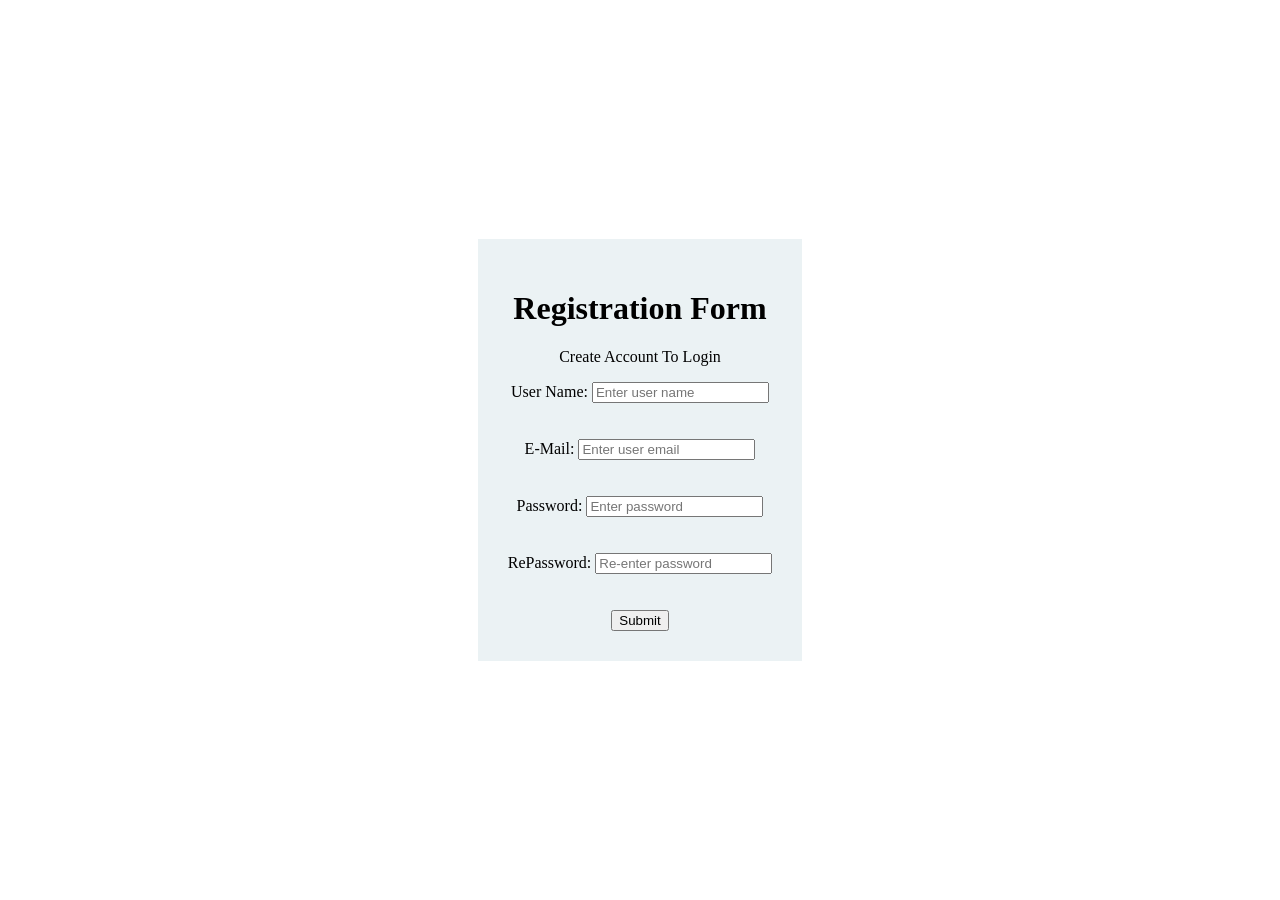
<file: Frontend/form validation/index.html>
<!DOCTYPE html>
<html lang="en">
<head>
    <meta charset="UTF-8">
    <meta name="viewport" content="width=device-width, initial-scale=1.0">
    <title>Validate Form</title>
    <link rel="stylesheet" href="style.css">
</head>

<body>

<div class="form">

    <h1>Registration Form</h1>
    <p>Create Account To Login</p>

    <form onsubmit="return validateform()"action="abc.html">

        <label for="username">User Name:</label>
        <input 
            type="text"
            placeholder="Enter user name"
            id="username"
        >
        <br><br><br>

        <label for="email">E-Mail:</label>
        <input 
            type="text"
            placeholder="Enter user email"
            id="email"
        >
        <br><br><br>

        <label for="password">Password:</label>
        <input 
            type="password"
            placeholder="Enter password"
            id="password"
        >
        <br><br><br>

        <label for="repassword">RePassword:</label>
        <input 
            type="password"
            placeholder="Re-enter password"
            id="repassword"
        >
        <br><br><br>

        <button type="submit" id="btn">Submit</button>

    </form>

</div>

<script src="script.js"></script>

</body>
</html>
</file>
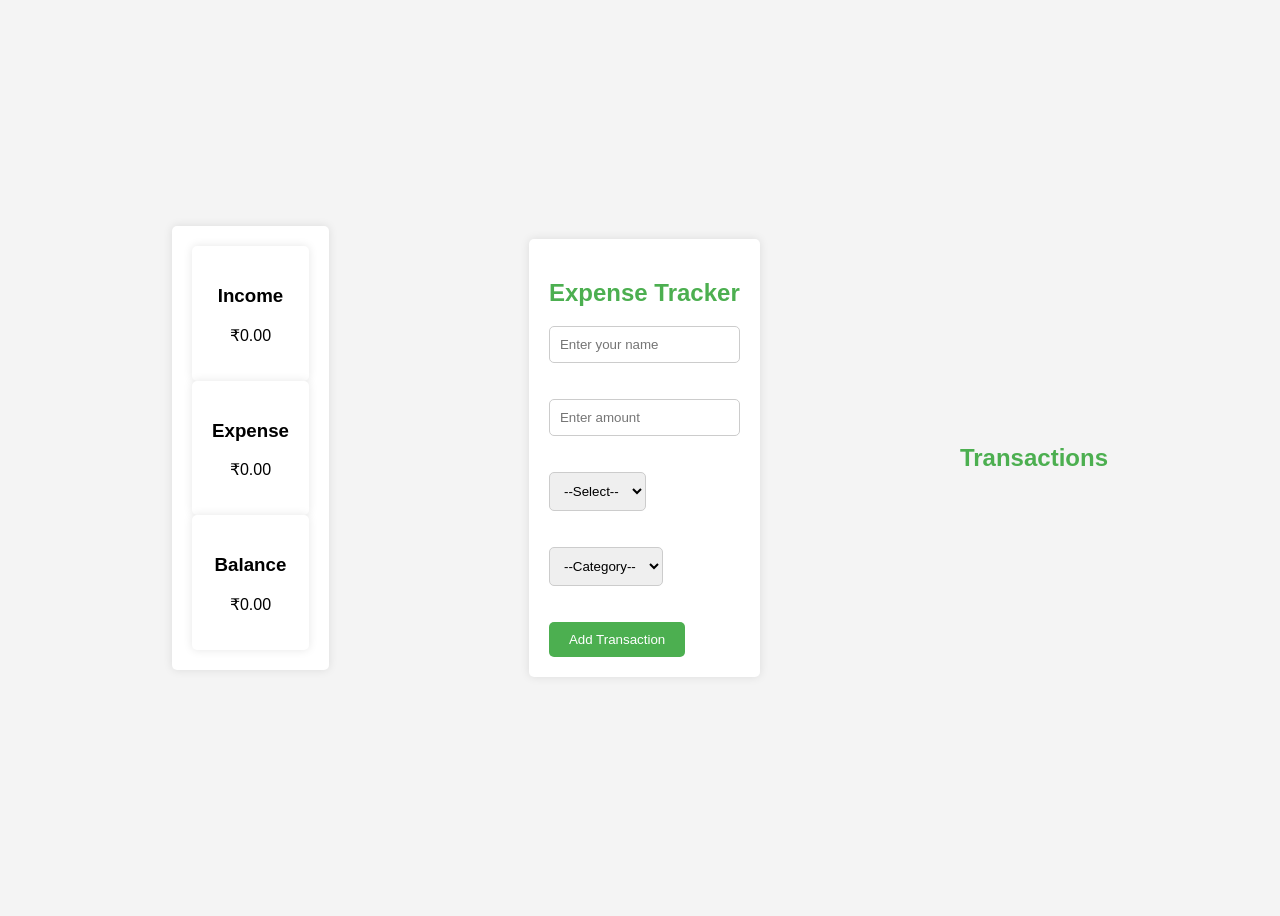
<file: New.html>
<!DOCTYPE html>
<html lang="en">
<head>
    <meta charset="UTF-8">
    <meta name="viewport" content="width=device-width, initial-scale=1.0">
    <title>Amount</title>
    <style>
        body {
            font-family: Arial, sans-serif;
            background-color: #f4f4f4;
            display: flex;
            justify-content: center;
            align-items: center;
            height: 100vh;
        }
        form {
            background-color: #fff;
            padding: 20px;
            border-radius: 5px;
            box-shadow: 0 0 10px rgba(0, 0, 0, 0.1);
            margin: 0px 200px 0px 200px;
        }
        #btn {
            background-color: #4CAF50;
            color: white;
            padding: 10px 20px;
            border: none;
            border-radius: 5px;
            cursor: pointer;
        }
        #category, #transaction-type, #name, #amount {
            padding: 10px;
            border-radius: 5px;
            border: 1px solid #ccc;
        }
       h2{
        align-items: center;
        color: #4CAF50;
       } 
       .container {
            display: flex;
            justify-content: space-around;
            margin-bottom: 20px;
        }
        .container div {
            background-color: #fff;
            padding: 20px;
            border-radius: 5px;
            box-shadow: 0 0 10px rgba(0, 0, 0, 0.1);
            text-align: center;
        }
        
      
    </style>
</head>
<body>
    <div class="container">
         <div>
            <div>
                <h3>Income</h3>
                <p>
                    ₹<span id="totalIncome">0.00</span>
                </p>
            </div>
            <div>
                <h3>Expense</h3>
                <p>
                    ₹<span id="totalExpense">0.00</span>
                </p>
            </div>
            <div>
                <h3>Balance</h3>
                <p>
                    ₹<span id="totalBalance">0.00</span>
                </p>
                <p id="message" style="color: red;"></p>
            </div>
        </div>
    </div>
    <form id="form">
         <h2>Expense Tracker</h2>
        <input 
            type="text"
            placeholder="Enter your name"
            id="name"><br><br><br>
        
        <input 
            type="number"
            placeholder="Enter amount"
            id="amount"><br><br><br>


         <select id="transaction-type">
            <option value="Select">--Select--</option>
        <option value="income">income</option>
        <option value="expense">Expense</option>
    </select>
<br><br><br>
     <select id="category">
            <option value="Select">--Category--</option>
        <option value="salary">Salary</option>
        <option value="freelance">Freelance</option>
        <option value="business">Business</option>
    </select><br><br><br>
        
    <button type="submit" id="btn">Add Transaction</button>

    </form>
    <div class="">
        <h2>Transactions</h2>
        <div id="list"></div>
    </div>
<script>
    
const a = document.getElementById("totalIncome");
const b = document.getElementById("totalExpense");
const c = document.getElementById("totalBalance");

const d = document.getElementById("form");
const e = document.getElementById("name");
const amountInput = document.getElementById("amount");
const f = document.getElementById("transaction-type");
const categoryInput = document.getElementById("category");
const g = document.getElementById("list");
const h = document.getElementById("message");


let transactions = [];

let savedTransactions = localStorage.getItem("transactions");

if (savedTransactions) {
    transactions = JSON.parse(savedTransactions);
}


d.addEventListener("submit", addTransaction);


function addTransaction(event) {

    event.preventDefault();

    const name = e.value.trim();

    const amount = Number(amountInput.value);

    const category = categoryInput.value;

    const type = f.value;


    if (
        name === "" ||
        amount <= 0 ||
        category === "Select" ||
        type === "Select"
    ) {

        h.textContent = "All fields are required!";

        return;
    }


    const transaction = {

        name: name,

        amount: amount,

        category: category,

        type: type

    };


    transactions.push(transaction);

    saveTransactions();

    renderTransactions();

    d.reset();

    h.textContent = "Transaction added successfully";

}


function renderTransactions(transactionArray = transactions) {

    g.innerHTML = "";


    transactionArray.forEach(function (transaction) {

        const sign =
            transaction.type === "income" ? "+" : "-";


        const amountClass =
            transaction.type === "income"
                ? "income-amount"
                : "expense-amount";


        g.innerHTML += `

        <div class="transaction">

            <div class="transaction-info">

                <h3>${transaction.name}</h3>

                <p>${transaction.category}</p>

            </div>


            <div class="transaction-amount">

                <span class="${amountClass}">

                    ${sign}₹${transaction.amount}

                </span>

            </div>

        </div>

        `;

    });


    calculateTotal();

}


function calculateTotal() {

    const income = transactions

        .filter(function (transaction) {

            return transaction.type === "income";

        })

        .reduce(function (total, transaction) {

            return total + Number(transaction.amount);

        }, 0);


    const expense = transactions

        .filter(function (transaction) {

            return transaction.type === "expense";

        })

        .reduce(function (total, transaction) {

            return total + Number(transaction.amount);

        }, 0);


    const currentBalance = income - expense;


    a.textContent = income.toFixed(2);

    b.textContent = expense.toFixed(2);

    c.textContent = currentBalance.toFixed(2);

}


function saveTransactions() {

    localStorage.setItem(
        "transactions",
        JSON.stringify(transactions)
    );

}


renderTransactions();

</script>
</body>
</html>
</file>
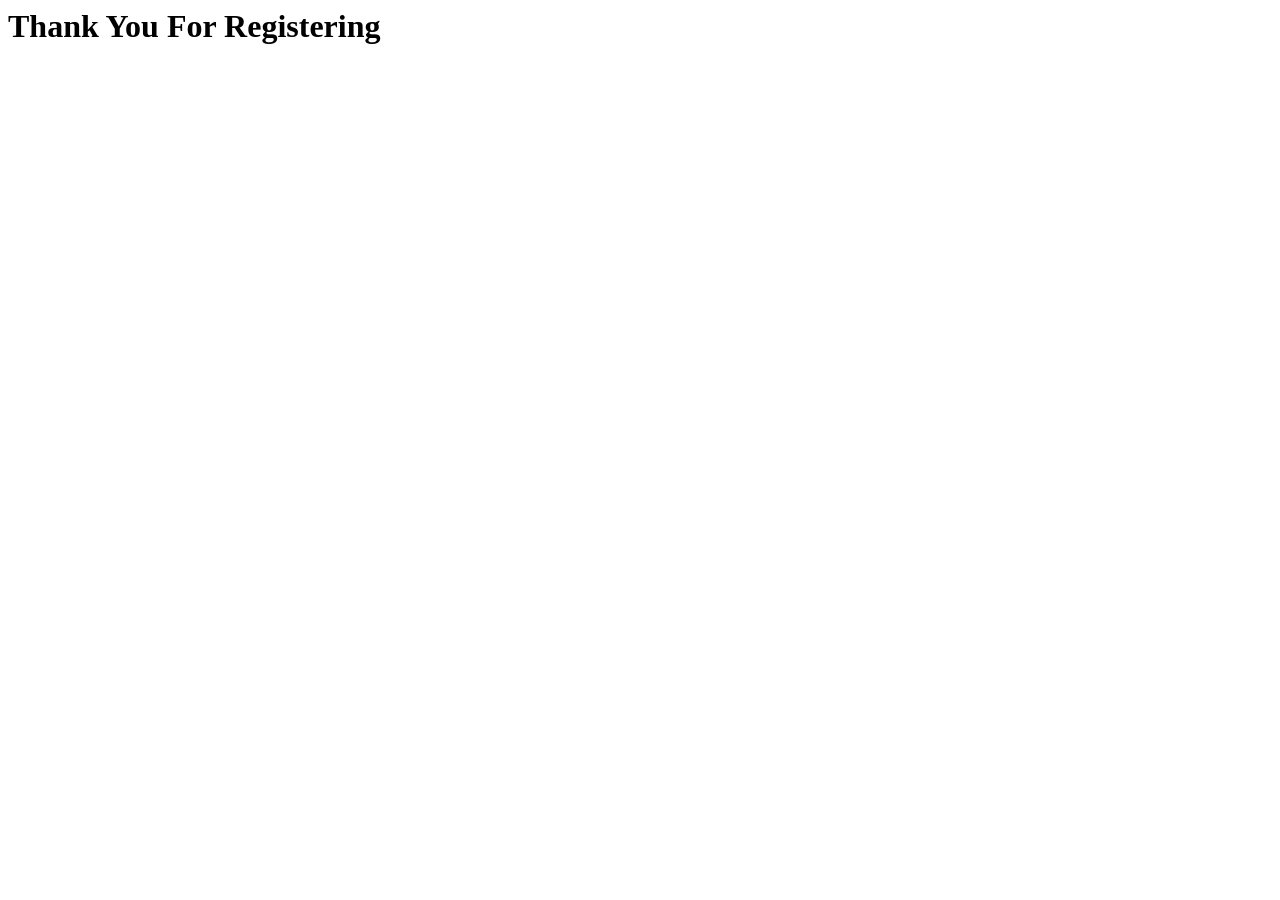
<file: Frontend/form validation/abc.html>
<html lang="en">
<head>
    <meta charset="UTF-8">
    <meta name="viewport" content="width=device-width, initial-scale=1.0">
    <title>Document</title>
</head>
<body>
    <h1 >Thank You For Registering </h1>
</body>
</html>
</file>
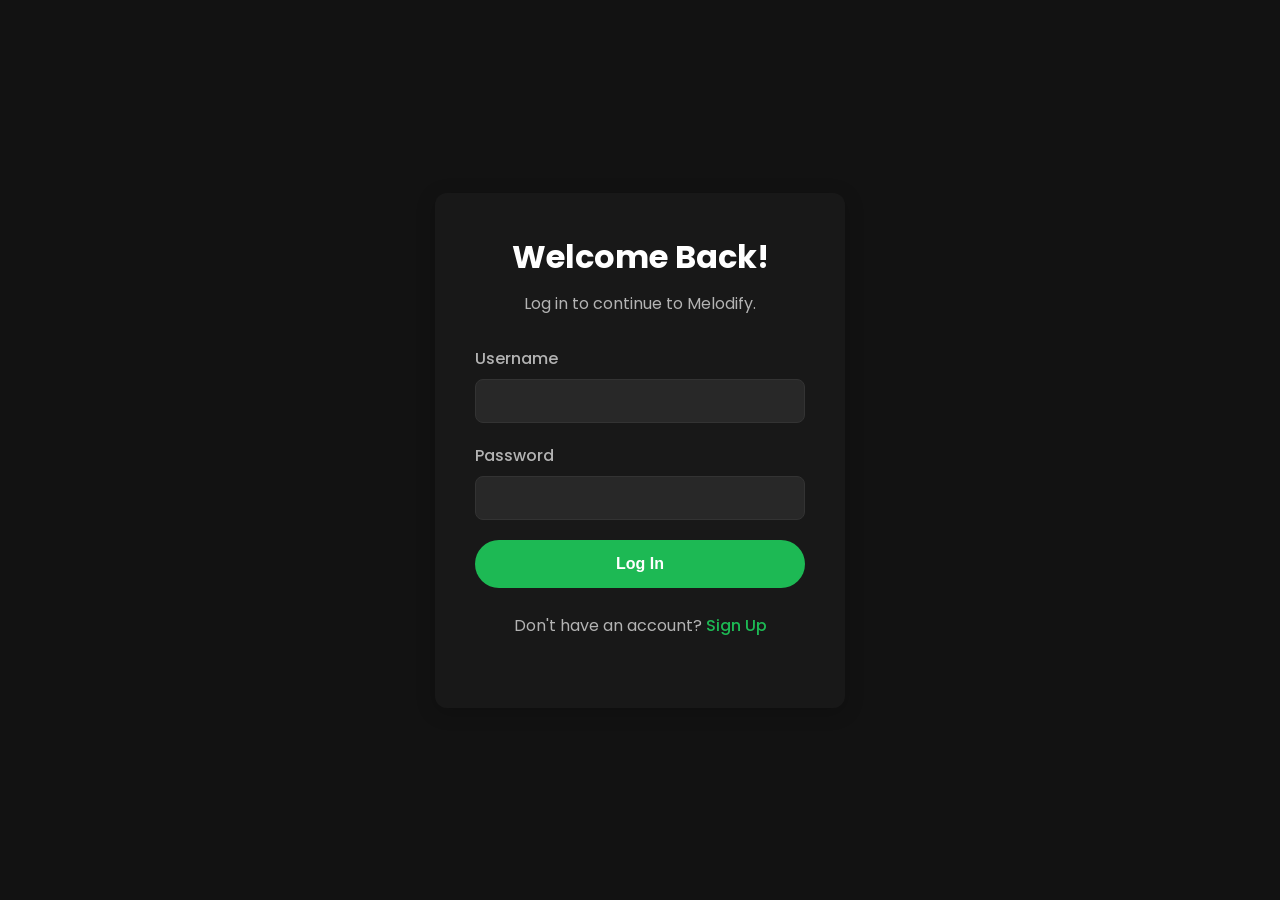
<file: Frontend/Apple/frontend/dashboard.html>
<!DOCTYPE html>
<html lang="en">
<head>
    <meta charset="UTF-8">
    <meta name="viewport" content="width=device-width, initial-scale=1.0">
    <title>Dashboard - Melodify</title>
    <link rel="icon" href="data:image/svg+xml,<svg xmlns=%22http://www.w3.org/2000/svg%22 viewBox=%220 0 100 100%22><text y=%22.9em%22 font-size=%2290%22>%F0%9F%8E%B5</text></svg>">
    <link rel="stylesheet" href="style.css">
</head>
<body>
    <div class="mobile-topbar">
        <div class="logo">Melodify</div>
        <button class="menu-toggle" id="menu-toggle" aria-label="Open menu">&#9776;</button>
    </div>

    <div class="main-layout">
        <div class="sidebar-overlay" id="sidebar-overlay"></div>
        <aside class="sidebar" id="sidebar">
            <div class="logo">Melodify</div>
            <nav class="main-nav">
                <ul>
                    <li><a href="dashboard.html" class="nav-link active"><i class="icon-dashboard"></i> Dashboard</a></li>
                    <li><a href="music_library.html" class="nav-link"><i class="icon-music"></i> Music Library</a></li>
                    <li><a href="my_playlists.html" class="nav-link"><i class="icon-playlist"></i> My Playlists</a></li>
                    <li><a href="my_favorites.html" class="nav-link"><i class="icon-heart"></i> My Favorites</a></li>
                    <li><a href="my_history.html" class="nav-link"><i class="icon-history"></i> Listening History</a></li>
                </ul>
            </nav>
            <div class="sidebar-footer">
                <div id="admin-badge-slot"></div>
                <button id="logout-btn" class="btn-logout"><i class="icon-logout"></i> Logout</button>
            </div>
        </aside>

        <div class="content-area">
            <header class="top-header">
                <div class="welcome-message">
                    <h1>Welcome back, <span id="username-display"></span>!</h1>
                    <p>What would you like to listen to today?</p>
                </div>
                <div class="search-bar">
                    <input type="text" placeholder="Search for songs, artists, albums...">
                    <button><i class="icon-search"></i></button>
                </div>
            </header>

            <main class="dashboard-content">
                <section class="section-recently-played">
                    <h2 class="section-title">Recently Played</h2>
                    <div class="card-grid" id="recently-played-grid">
                        <div class="music-card loading-card"></div>
                        <div class="music-card loading-card"></div>
                        <div class="music-card loading-card"></div>
                        <div class="music-card loading-card"></div>
                    </div>
                </section>

                <section class="section-featured-playlists">
                    <h2 class="section-title">Featured Playlists</h2>
                    <div class="card-grid" id="featured-playlists-grid">
                        <div class="music-card loading-card"></div>
                        <div class="music-card loading-card"></div>
                        <div class="music-card loading-card"></div>
                    </div>
                </section>

                <section class="section-new-releases">
                    <h2 class="section-title">New Releases</h2>
                    <div class="card-grid" id="new-releases-grid">
                        <div class="music-card loading-card"></div>
                        <div class="music-card loading-card"></div>
                        <div class="music-card loading-card"></div>
                        <div class="music-card loading-card"></div>
                        <div class="music-card loading-card"></div>
                    </div>
                </section>
            </main>

            <div id="audio-player-container" class="audio-player-container">
                <audio id="audio-player" controls></audio>
                <div id="now-playing-info"></div>
            </div>
        </div>
    </div>

    <script src="js/api.js"></script>
    <script src="js/auth.js"></script>
    <script src="js/music.js"></script>
</body>
</html>
</file>
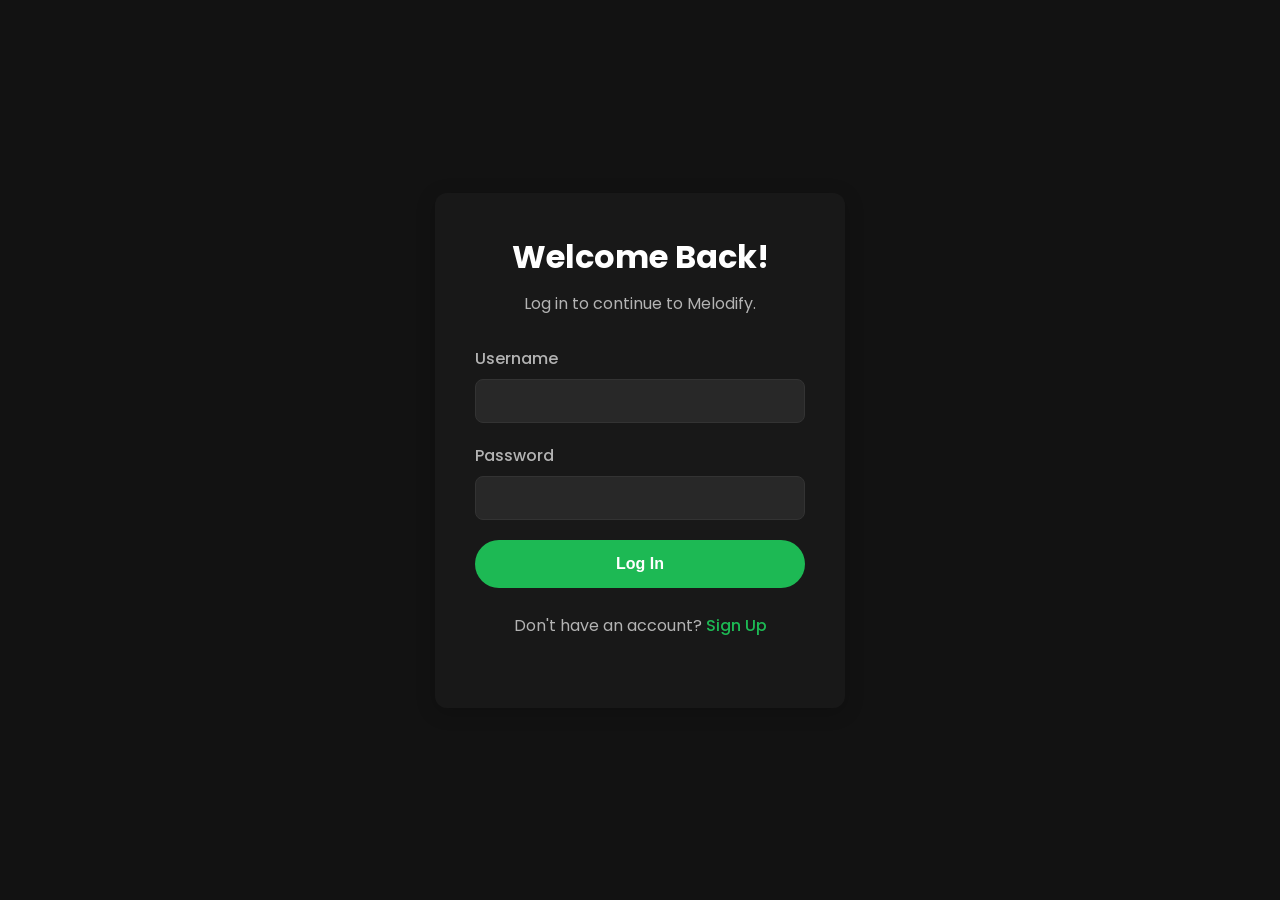
<file: Frontend/Apple/frontend/login.html>
<!DOCTYPE html>
<html lang="en">
<head>
    <meta charset="UTF-8">
    <meta name="viewport" content="width=device-width, initial-scale=1.0">
    <title>Login - Melodify</title>
    <link rel="icon" href="data:image/svg+xml,<svg xmlns=%22http://www.w3.org/2000/svg%22 viewBox=%220 0 100 100%22><text y=%22.9em%22 font-size=%2290%22>%F0%9F%8E%B5</text></svg>">
    <link rel="stylesheet" href="style.css">
</head>
<body style="display:flex; align-items:center; justify-content:center;">
    <div class="auth-container">
        <div class="auth-form">
            <h2>Welcome Back!</h2>
            <p>Log in to continue to Melodify.</p>
            <form id="login-form">
                <div id="error-message" class="error-message"></div>
                <div class="form-group">
                    <label for="username">Username</label>
                    <input type="text" id="username" name="username" required autocomplete="username">
                </div>
                <div class="form-group">
                    <label for="password">Password</label>
                    <input type="password" id="password" name="password" required autocomplete="current-password">
                </div>
                <button type="submit" id="loginBtn" class="btn-submit">Log In</button>
            </form>
            <div class="switch-link">
                <p>Don't have an account? <a href="register.html">Sign Up</a></p>
            </div>
        </div>
    </div>

    <script src="js/api.js"></script>
    <script src="js/auth.js"></script>
</body>
</html>
</file>
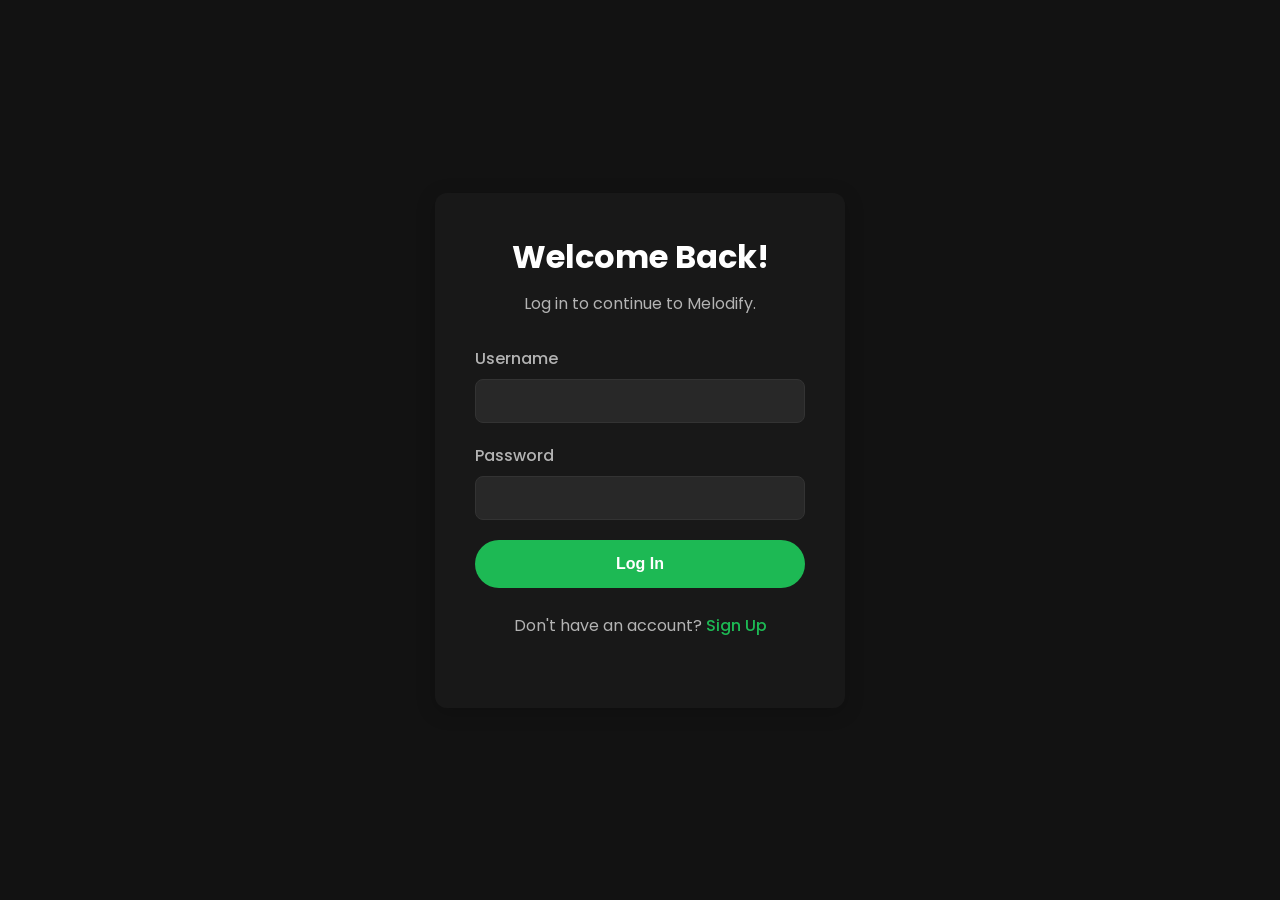
<file: Frontend/Apple/frontend/music_library.html>
<!DOCTYPE html>
<html lang="en">
<head>
    <meta charset="UTF-8">
    <meta name="viewport" content="width=device-width, initial-scale=1.0">
    <title>Music Library - Melodify</title>
    <link rel="icon" href="data:image/svg+xml,<svg xmlns=%22http://www.w3.org/2000/svg%22 viewBox=%220 0 100 100%22><text y=%22.9em%22 font-size=%2290%22>%F0%9F%8E%B5</text></svg>">
    <link rel="stylesheet" href="style.css">
</head>
<body>
    <div class="mobile-topbar">
        <div class="logo">Melodify</div>
        <button class="menu-toggle" id="menu-toggle" aria-label="Open menu">&#9776;</button>
    </div>

    <div class="main-layout">
        <div class="sidebar-overlay" id="sidebar-overlay"></div>
        <aside class="sidebar" id="sidebar">
            <div class="logo">Melodify</div>
            <nav class="main-nav">
                <ul>
                    <li><a href="dashboard.html" class="nav-link"><i class="icon-dashboard"></i> Dashboard</a></li>
                    <li><a href="music_library.html" class="nav-link active"><i class="icon-music"></i> Music Library</a></li>
                    <li><a href="my_playlists.html" class="nav-link"><i class="icon-playlist"></i> My Playlists</a></li>
                    <li><a href="my_favorites.html" class="nav-link"><i class="icon-heart"></i> My Favorites</a></li>
                    <li><a href="my_history.html" class="nav-link"><i class="icon-history"></i> Listening History</a></li>
                </ul>
            </nav>
            <div class="sidebar-footer">
                <div id="admin-badge-slot"></div>
                <button id="logout-btn" class="btn-logout"><i class="icon-logout"></i> Logout</button>
            </div>
        </aside>

        <div class="content-area">
            <header class="top-header">
                <div class="welcome-message">
                    <h1>Music Library</h1>
                    <p>Discover all the music available on Melodify.</p>
                </div>
                <div class="search-bar">
                    <input type="text" id="search-input" placeholder="Search songs, artists, albums...">
                    <button id="search-button"><i class="icon-search"></i></button>
                </div>
            </header>

            <main class="main-content">
                <div id="songs-list" class="songs-grid">
                    <p id="loading-message" class="loading-message">Loading songs...</p>
                </div>
                <div id="audio-player-container" class="audio-player-container">
                    <audio id="audio-player" controls></audio>
                    <div id="now-playing-info"></div>
                </div>
            </main>
        </div>
    </div>

    <script src="js/api.js"></script>
    <script src="js/auth.js"></script>
    <script src="js/music.js"></script>
</body>
</html>
</file>
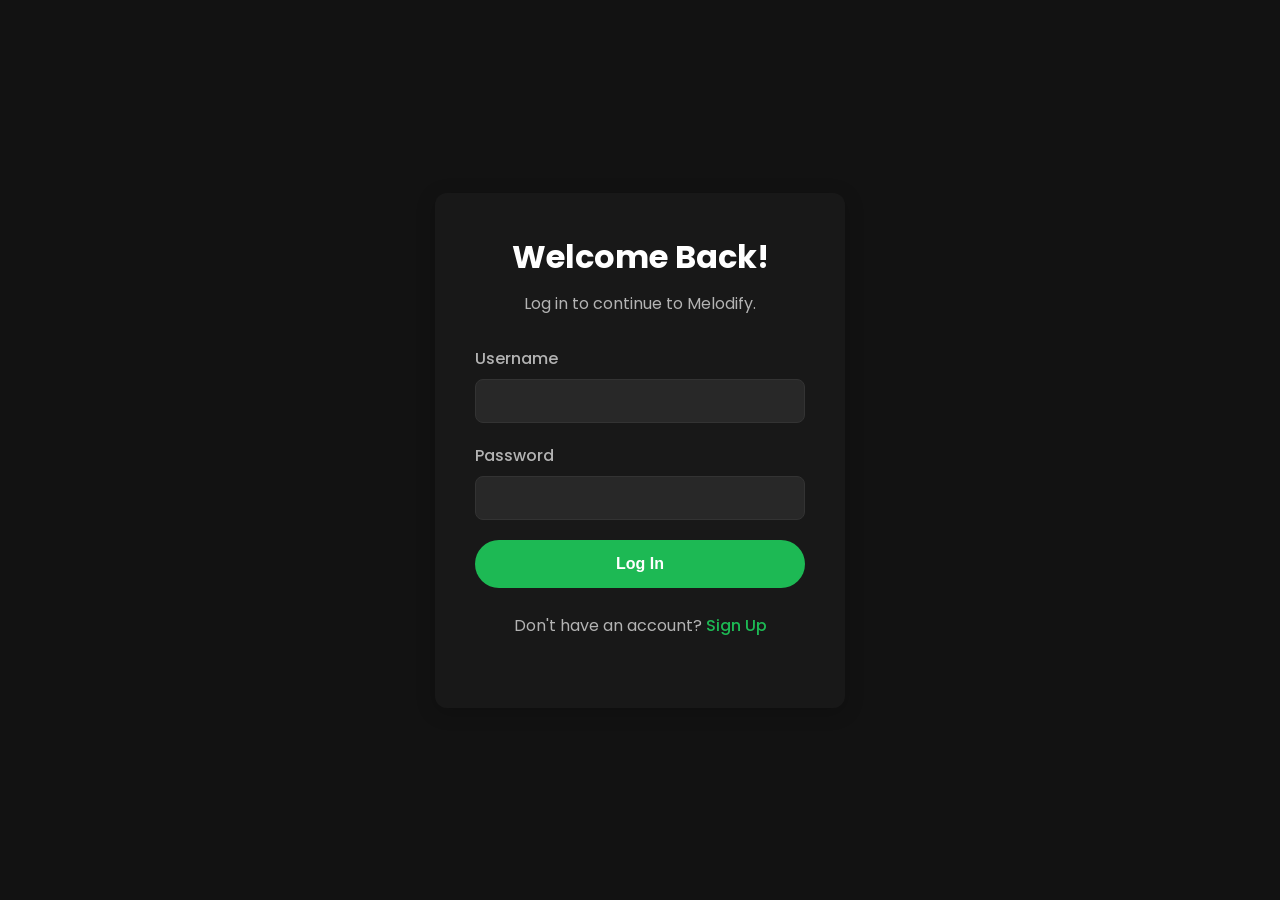
<file: Frontend/Apple/frontend/my_favorites.html>
<!DOCTYPE html>
<html lang="en">
<head>
    <meta charset="UTF-8">
    <meta name="viewport" content="width=device-width, initial-scale=1.0">
    <title>My Favorites - Melodify</title>
    <link rel="icon" href="data:image/svg+xml,<svg xmlns=%22http://www.w3.org/2000/svg%22 viewBox=%220 0 100 100%22><text y=%22.9em%22 font-size=%2290%22>%F0%9F%8E%B5</text></svg>">
    <link rel="stylesheet" href="style.css">
</head>
<body>
    <div class="mobile-topbar">
        <div class="logo">Melodify</div>
        <button class="menu-toggle" id="menu-toggle" aria-label="Open menu">&#9776;</button>
    </div>

    <div class="main-layout">
        <div class="sidebar-overlay" id="sidebar-overlay"></div>
        <aside class="sidebar" id="sidebar">
            <div class="logo">Melodify</div>
            <nav class="main-nav">
                <ul>
                    <li><a href="dashboard.html" class="nav-link"><i class="icon-dashboard"></i> Dashboard</a></li>
                    <li><a href="music_library.html" class="nav-link"><i class="icon-music"></i> Music Library</a></li>
                    <li><a href="my_playlists.html" class="nav-link"><i class="icon-playlist"></i> My Playlists</a></li>
                    <li><a href="my_favorites.html" class="nav-link active"><i class="icon-heart"></i> My Favorites</a></li>
                    <li><a href="my_history.html" class="nav-link"><i class="icon-history"></i> Listening History</a></li>
                </ul>
            </nav>
            <div class="sidebar-footer">
                <div id="admin-badge-slot"></div>
                <button id="logout-btn" class="btn-logout"><i class="icon-logout"></i> Logout</button>
            </div>
        </aside>

        <div class="content-area">
            <header class="top-header">
                <div class="welcome-message">
                    <h1>My Favorites</h1>
                    <p>Your collection of loved songs.</p>
                </div>
            </header>

            <main class="main-content">
                <div id="favorite-songs-list" class="songs-grid">
                    <p id="loading-favorites-message" class="loading-message">Loading favorite songs...</p>
                </div>
                <div id="audio-player-container" class="audio-player-container">
                    <audio id="audio-player" controls></audio>
                    <div id="now-playing-info"></div>
                </div>
            </main>
        </div>
    </div>

    <script src="js/api.js"></script>
    <script src="js/auth.js"></script>
    <script src="js/music.js"></script>
</body>
</html>
</file>
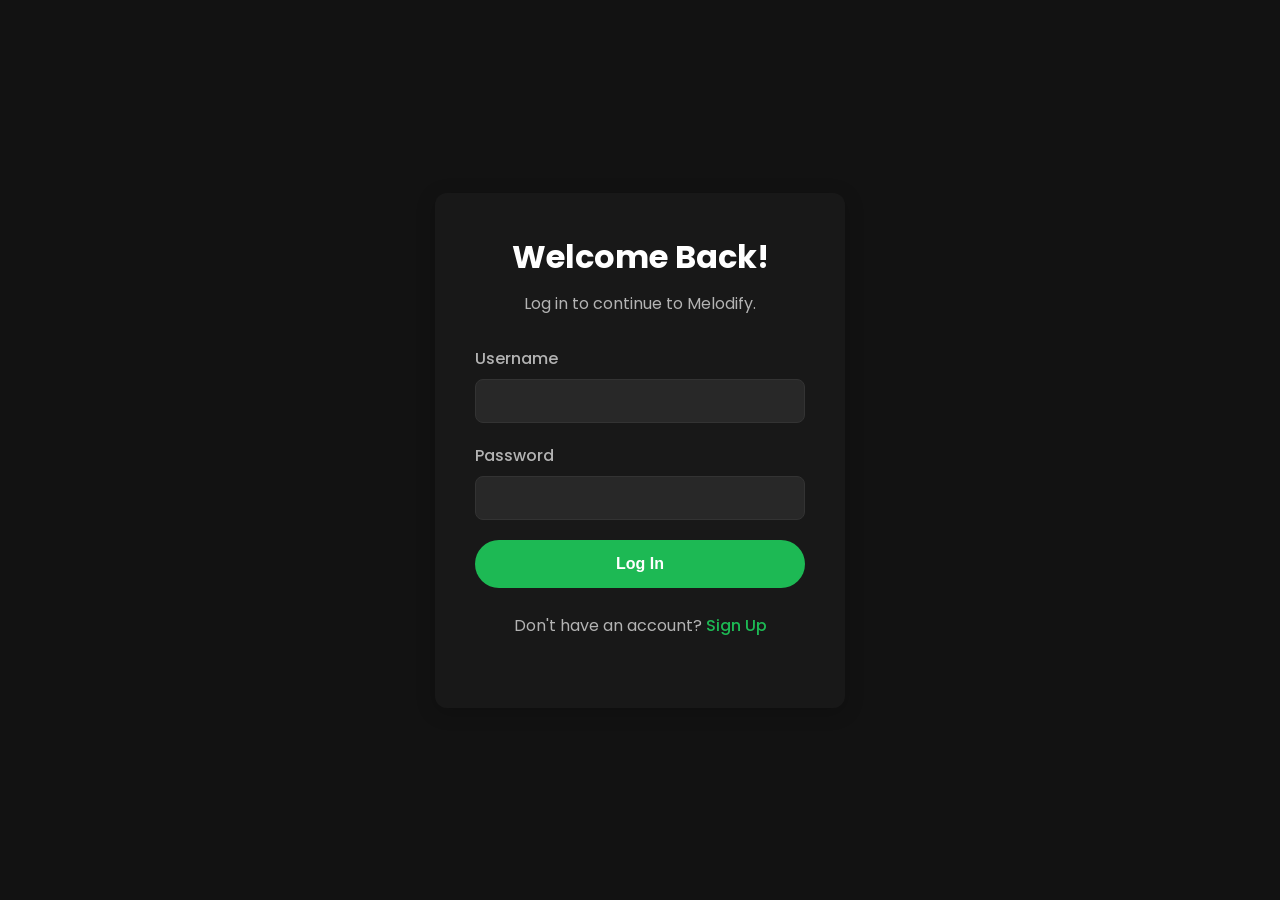
<file: Frontend/Apple/frontend/my_history.html>
<!DOCTYPE html>
<html lang="en">
<head>
    <meta charset="UTF-8">
    <meta name="viewport" content="width=device-width, initial-scale=1.0">
    <title>Listening History - Melodify</title>
    <link rel="icon" href="data:image/svg+xml,<svg xmlns=%22http://www.w3.org/2000/svg%22 viewBox=%220 0 100 100%22><text y=%22.9em%22 font-size=%2290%22>%F0%9F%8E%B5</text></svg>">
    <link rel="stylesheet" href="style.css">
</head>
<body>
    <div class="mobile-topbar">
        <div class="logo">Melodify</div>
        <button class="menu-toggle" id="menu-toggle" aria-label="Open menu">&#9776;</button>
    </div>

    <div class="main-layout">
        <div class="sidebar-overlay" id="sidebar-overlay"></div>
        <aside class="sidebar" id="sidebar">
            <div class="logo">Melodify</div>
            <nav class="main-nav">
                <ul>
                    <li><a href="dashboard.html" class="nav-link"><i class="icon-dashboard"></i> Dashboard</a></li>
                    <li><a href="music_library.html" class="nav-link"><i class="icon-music"></i> Music Library</a></li>
                    <li><a href="my_playlists.html" class="nav-link"><i class="icon-playlist"></i> My Playlists</a></li>
                    <li><a href="my_favorites.html" class="nav-link"><i class="icon-heart"></i> My Favorites</a></li>
                    <li><a href="my_history.html" class="nav-link active"><i class="icon-history"></i> Listening History</a></li>
                </ul>
            </nav>
            <div class="sidebar-footer">
                <div id="admin-badge-slot"></div>
                <button id="logout-btn" class="btn-logout"><i class="icon-logout"></i> Logout</button>
            </div>
        </aside>

        <div class="content-area">
            <header class="top-header">
                <div class="welcome-message">
                    <h1>Listening History</h1>
                    <p>Songs you've recently played.</p>
                </div>
            </header>

            <main class="main-content">
                <div id="history-songs-list" class="songs-grid">
                    <p id="loading-history-message" class="loading-message">Loading listening history...</p>
                </div>
                <div id="audio-player-container" class="audio-player-container">
                    <audio id="audio-player" controls></audio>
                    <div id="now-playing-info"></div>
                </div>
            </main>
        </div>
    </div>

    <script src="js/api.js"></script>
    <script src="js/auth.js"></script>
    <script src="js/music.js"></script>
</body>
</html>
</file>
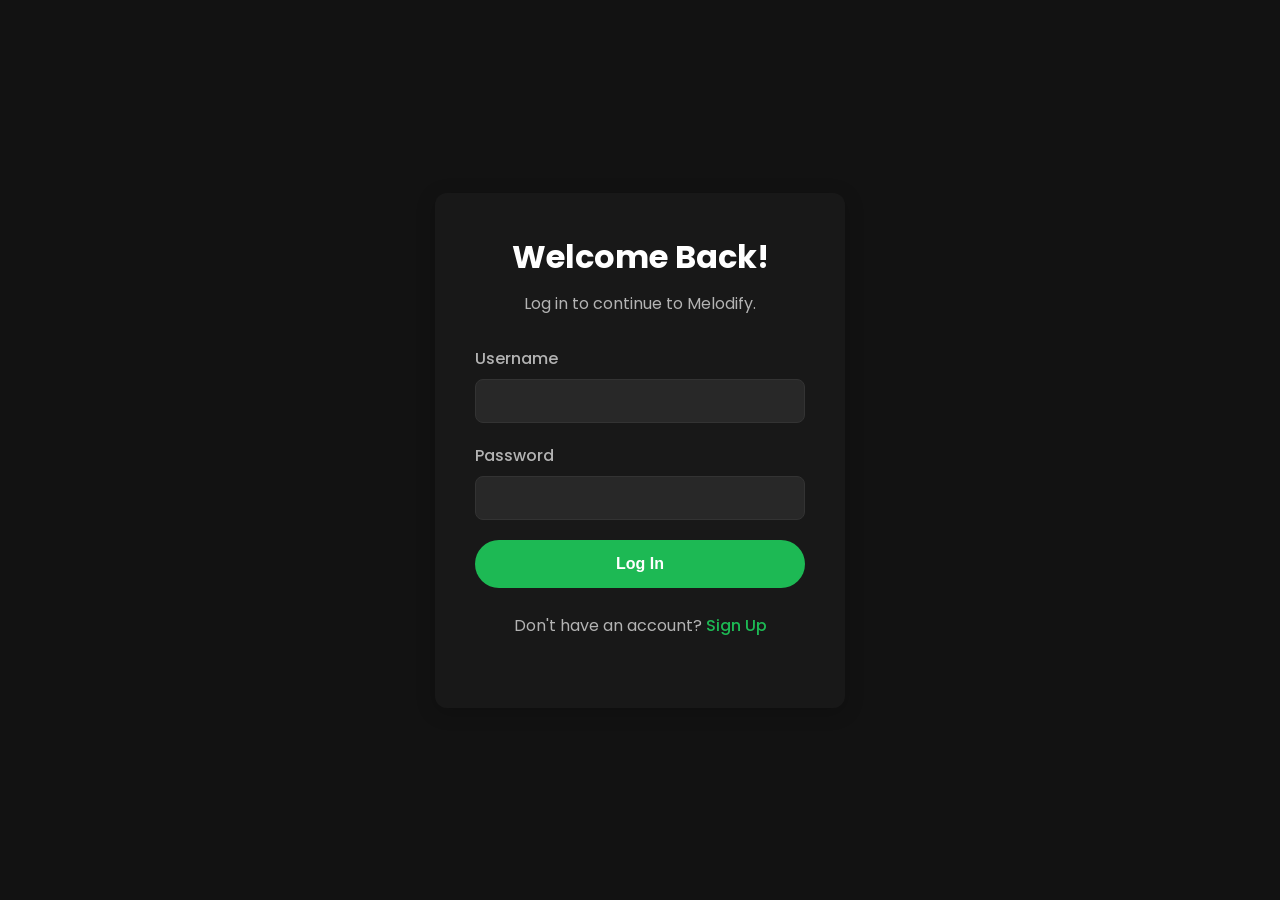
<file: Frontend/Apple/frontend/my_playlists.html>
<!DOCTYPE html>
<html lang="en">
<head>
    <meta charset="UTF-8">
    <meta name="viewport" content="width=device-width, initial-scale=1.0">
    <title>My Playlists - Melodify</title>
    <link rel="icon" href="data:image/svg+xml,<svg xmlns=%22http://www.w3.org/2000/svg%22 viewBox=%220 0 100 100%22><text y=%22.9em%22 font-size=%2290%22>%F0%9F%8E%B5</text></svg>">
    <link rel="stylesheet" href="style.css">
</head>
<body>
    <div class="mobile-topbar">
        <div class="logo">Melodify</div>
        <button class="menu-toggle" id="menu-toggle" aria-label="Open menu">&#9776;</button>
    </div>

    <div class="main-layout">
        <div class="sidebar-overlay" id="sidebar-overlay"></div>
        <aside class="sidebar" id="sidebar">
            <div class="logo">Melodify</div>
            <nav class="main-nav">
                <ul>
                    <li><a href="dashboard.html" class="nav-link"><i class="icon-dashboard"></i> Dashboard</a></li>
                    <li><a href="music_library.html" class="nav-link"><i class="icon-music"></i> Music Library</a></li>
                    <li><a href="my_playlists.html" class="nav-link active"><i class="icon-playlist"></i> My Playlists</a></li>
                    <li><a href="my_favorites.html" class="nav-link"><i class="icon-heart"></i> My Favorites</a></li>
                    <li><a href="my_history.html" class="nav-link"><i class="icon-history"></i> Listening History</a></li>
                </ul>
            </nav>
            <div class="sidebar-footer">
                <div id="admin-badge-slot"></div>
                <button id="logout-btn" class="btn-logout"><i class="icon-logout"></i> Logout</button>
            </div>
        </aside>

        <div class="content-area">
            <header class="top-header">
                <div class="welcome-message">
                    <h1>My Playlists</h1>
                    <p>Create, view, and manage your personal playlists.</p>
                </div>
            </header>

            <main class="main-content">
                <section class="create-playlist-section">
                    <h2>Create New Playlist</h2>
                    <form id="create-playlist-form" class="form-inline">
                        <input type="text" id="new-playlist-name" placeholder="Playlist Name" required>
                        <textarea id="new-playlist-description" placeholder="Description (optional)"></textarea>
                        <button type="submit" class="btn-submit">Create Playlist</button>
                    </form>
                </section>

                <section class="user-playlists-section">
                    <h2 class="section-title">Your Playlists</h2>
                    <p id="loading-playlists" class="loading-message">Loading playlists...</p>
                    <div id="playlists-list" class="playlists-grid"></div>
                    <p id="no-playlists-message" class="info-message" style="display: none;">You haven't created any playlists yet. Start by naming one above.</p>
                </section>

                <div id="playlist-details-modal" class="modal">
                    <div class="modal-content">
                        <span class="close-button">&times;</span>
                        <h2 id="modal-playlist-name"></h2>
                        <p id="modal-playlist-description"></p>
                        <h3>Songs in Playlist:</h3>
                        <ul id="modal-playlist-songs"></ul>
                        <p id="no-songs-in-playlist" class="info-message" style="display: none;">This playlist has no songs yet.</p>
                    </div>
                </div>

                <div id="audio-player-container" class="audio-player-container">
                    <audio id="audio-player" controls></audio>
                    <div id="now-playing-info"></div>
                </div>
            </main>
        </div>
    </div>

    <script src="js/api.js"></script>
    <script src="js/auth.js"></script>
    <script src="js/music.js"></script>
</body>
</html>
</file>
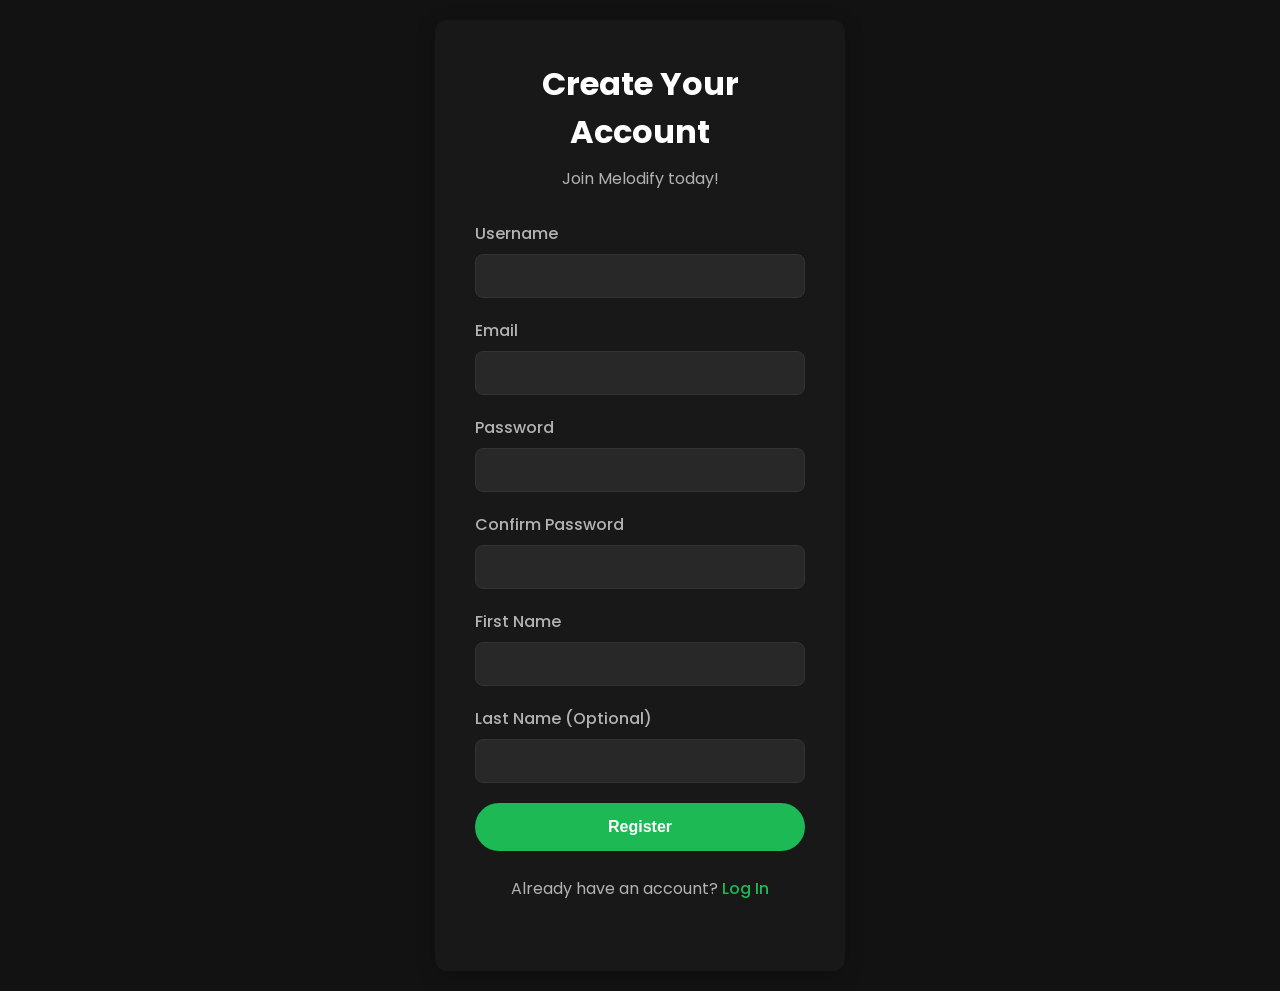
<file: Frontend/Apple/frontend/register.html>
<!DOCTYPE html>
<html lang="en">
<head>
    <meta charset="UTF-8">
    <meta name="viewport" content="width=device-width, initial-scale=1.0">
    <title>Register - Melodify</title>
    <link rel="icon" href="data:image/svg+xml,<svg xmlns=%22http://www.w3.org/2000/svg%22 viewBox=%220 0 100 100%22><text y=%22.9em%22 font-size=%2290%22>%F0%9F%8E%B5</text></svg>">
    <link rel="stylesheet" href="style.css">
</head>
<body style="display:flex; align-items:center; justify-content:center;">
    <div class="auth-container">
        <div class="auth-form">
            <h2>Create Your Account</h2>
            <p>Join Melodify today!</p>
            <form id="register-form">
                <div id="error-message" class="error-message"></div>
                <div class="form-group">
                    <label for="username">Username</label>
                    <input type="text" id="username" name="username" required autocomplete="username">
                </div>
                <div class="form-group">
                    <label for="email">Email</label>
                    <input type="email" id="email" name="email" required autocomplete="email">
                </div>
                <div class="form-group">
                    <label for="password">Password</label>
                    <input type="password" id="password" name="password" required autocomplete="new-password">
                </div>
                <div class="form-group">
                    <label for="confirm_password">Confirm Password</label>
                    <input type="password" id="confirmPassword" name="confirm_password" required autocomplete="new-password">
                </div>
                <div class="form-group">
                    <label for="first_name">First Name</label>
                    <input type="text" id="first_name" name="first_name">
                </div>
                <div class="form-group">
                    <label for="last_name">Last Name (Optional)</label>
                    <input type="text" id="last_name" name="last_name">
                </div>
                <button type="submit" id="registerBtn" class="btn-submit">Register</button>
            </form>
            <div class="switch-link">
                <p>Already have an account? <a href="login.html">Log In</a></p>
            </div>
        </div>
    </div>

    <script src="js/api.js"></script>
    <script src="js/auth.js"></script>
</body>
</html>
</file>
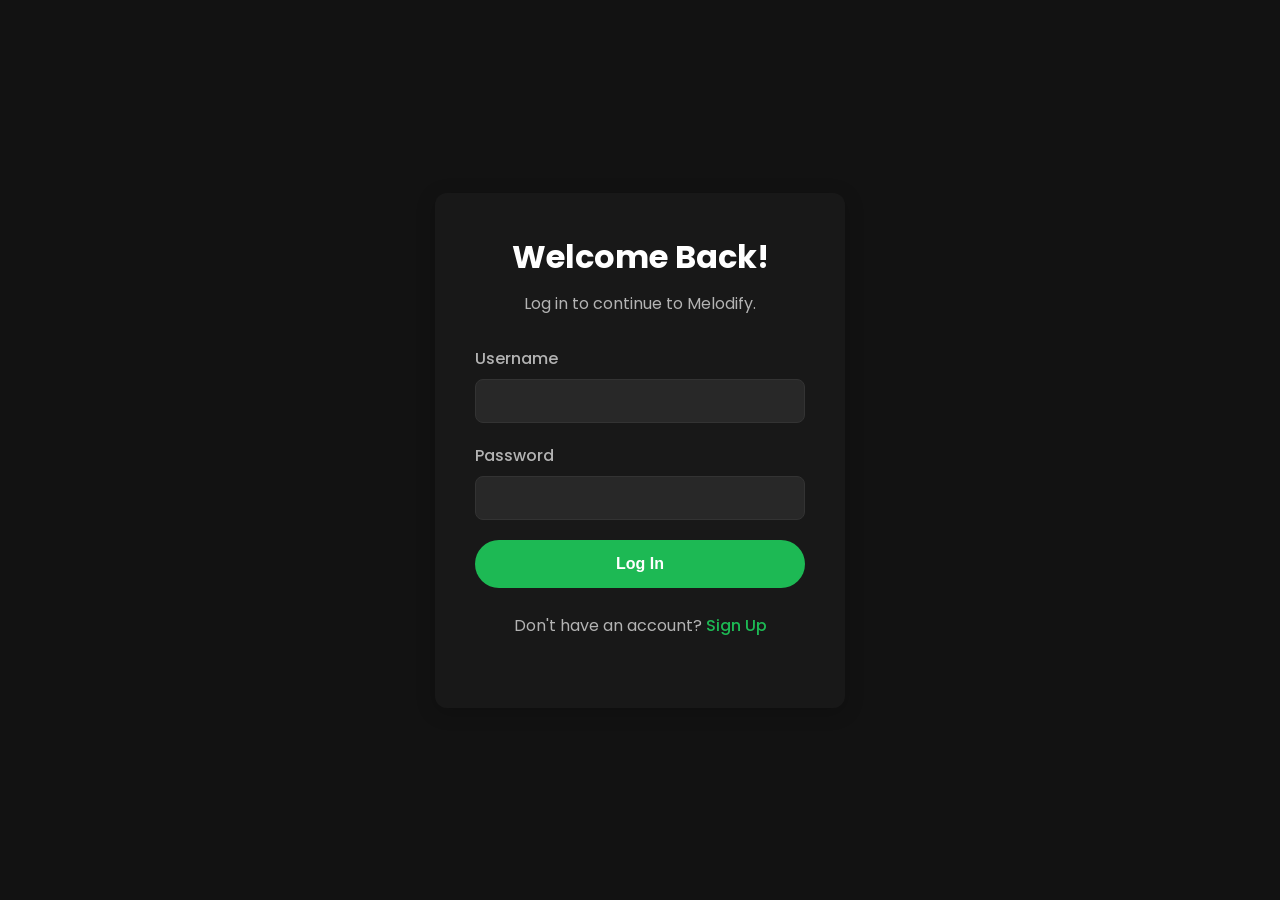
<file: Frontend/Apple/frontend/upload_music.html>
<!DOCTYPE html>
<html lang="en">
<head>
    <meta charset="UTF-8">
    <meta name="viewport" content="width=device-width, initial-scale=1.0">
    <title>Upload Music - Melodify Admin</title>
    <link rel="icon" href="data:image/svg+xml,<svg xmlns=%22http://www.w3.org/2000/svg%22 viewBox=%220 0 100 100%22><text y=%22.9em%22 font-size=%2290%22>%F0%9F%8E%B5</text></svg>">
    <link rel="stylesheet" href="style.css">
</head>
<body>
    <div class="mobile-topbar">
        <div class="logo">Melodify Admin</div>
        <button class="menu-toggle" id="menu-toggle" aria-label="Open menu">&#9776;</button>
    </div>

    <div class="main-layout admin-layout">
        <div class="sidebar-overlay" id="sidebar-overlay"></div>
        <aside class="sidebar" id="sidebar">
            <div>
                <div class="logo">Melodify</div>
                <span class="logo-subtitle">Admin Panel</span>
            </div>
            <nav class="main-nav">
                <ul>
                    <li><a href="admin_dashboard.html" class="nav-link"><i class="icon-dashboard"></i> Overview</a></li>
                    <li><a href="upload_music.html" class="nav-link active"><i class="icon-music"></i> Upload Music</a></li>
                    <li><a href="admin_analytics.html" class="nav-link"><i class="icon-history"></i> Analytics</a></li>
                    <li><a href="http://127.0.0.1:8000/admin/" class="nav-link" target="_blank"><i class="icon-playlist"></i> Content Management</a></li>
                </ul>
            </nav>
            <div class="sidebar-footer">
                <a href="dashboard.html" class="back-to-app-link">&larr; Back to listener app</a>
                <button id="logout-btn" class="btn-logout"><i class="icon-logout"></i> Logout</button>
            </div>
        </aside>

        <div class="content-area">
            <header class="top-header">
                <div class="welcome-message">
                    <h1>Upload New Song</h1>
                    <p>Add a new track to the Melodify library.</p>
                </div>
            </header>

            <main class="main-content">
                <div class="upload-form-container">
                    <form id="upload-song-form">
                        <div id="upload-error-message" class="error-message"></div>
                        <div class="form-grid">
                            <div class="form-group">
                                <label for="title">Song Title</label>
                                <input type="text" id="title" name="title" required>
                            </div>
                            <div class="form-group">
                                <label for="artist">Artist</label>
                                <select id="artist" name="artist" required><option value="">Loading artists...</option></select>
                            </div>
                            <div class="form-group">
                                <label for="album">Album</label>
                                <select id="album" name="album"><option value="">Select an album (optional)</option></select>
                            </div>
                            <div class="form-group">
                                <label for="category">Category</label>
                                <select id="category" name="category"><option value="">Select a category (optional)</option></select>
                            </div>
                            <div class="form-group">
                                <label for="audio_file">Audio File (MP3, WAV)</label>
                                <input type="file" id="audio_file" name="audio_file" accept="audio/*" required>
                            </div>
                            <div class="form-group">
                                <label for="cover_image">Cover Image (JPG, PNG)</label>
                                <input type="file" id="cover_image" name="cover_image" accept="image/*">
                            </div>
                        </div>
                        <button type="submit" class="btn-submit">Upload Song</button>
                    </form>
                </div>
            </main>
        </div>
    </div>

    <script src="js/api.js"></script>
    <script src="js/auth.js"></script>
    <script src="js/music.js"></script>
</body>
</html>
</file>
<file: Frontend/form validation/style.css>
.form {
    background-color: rgb(235, 242, 244);
    text-align: center;
    max-width: fit-content;
    min-height: auto;
    padding: 30px;
    margin: auto;
}

body {
    display: flex;
    justify-content: center;
    align-items: center;
    min-height: 100vh;
    margin: 0;
}
</file>
<file: Frontend/Apple/frontend/style.css>
@import url('https://fonts.googleapis.com/css2?family=Poppins:wght@400;500;600&display=swap');

/* Variables for a premium look */
:root {
    --primary-color: #1DB954; /* Spotify Green */
    --background-color: #121212;
    --surface-color: #181818;
    --text-color: #FFFFFF;
    --text-secondary-color: #B3B3B3;
    --error-color: #F44336;
}


/* Base Styles */

* {
    box-sizing: border-box;
    margin: 0;
    padding: 0;
}

body {
    font-family: 'Poppins', sans-serif;
    background-color: var(--background-color);
    color: var(--text-color);
    min-height: 100vh;
    overflow-x: hidden; /* Prevent horizontal scroll */
}


.app-container, .dashboard-container {
    width: 100%;
}

.auth-container {
    width: 100%;
    max-width: 450px;
    padding: 20px;
}

.auth-form {
    background-color: var(--surface-color);
    padding: 40px;
    border-radius: 12px; /* More rounded corners */
    box-shadow: 0 4px 20px rgba(0, 0, 0, 0.2);
    text-align: center;
}

.auth-form h2, .auth-form h1 {
    margin-bottom: 10px;
    font-size: 2rem;
}

.auth-form p {
    color: var(--text-secondary-color);
    margin-bottom: 30px;
}

.form-group {
    margin-bottom: 20px;
    text-align: left;
}

.form-group label {
    display: block;
    margin-bottom: 8px;
    font-weight: 500;
    color: var(--text-secondary-color);
}

.form-group input {
    width: 100%;
    padding: 12px 15px;
    border-radius: 8px; /* More rounded inputs */
    border: 1px solid #333;
    background-color: #282828;
    color: var(--text-color);
    font-size: 1rem;
}

.form-group input[type="file"] {
    padding: 10px;
    background-color: #333;
}

.btn-submit {
    width: 100%;
    padding: 15px;
    border: none;
    border-radius: 30px; /* Pill-shaped buttons */
    background-color: var(--primary-color);
    color: var(--text-color);
    font-size: 1rem;
    font-weight: 600;
    cursor: pointer;
    transition: background-color 0.2s;
}

.btn-submit:hover {
    background-color: #1ED760;
}

.switch-link {
    margin-top: 25px;
    color: var(--text-secondary-color);
}

.switch-link a {
    color: var(--primary-color);
    text-decoration: none;
    font-weight: 500;
}

.error-message {
    color: var(--error-color);
    background-color: rgba(244, 67, 54, 0.1);
    border: 1px solid var(--error-color);
    padding: 12px;
    border-radius: 8px;
    margin-bottom: 20px;
    display: none; /* Hidden by default */
    text-align: left;
    font-size: 0.9rem;
}

/* --- Premium Layout & Navigation --- */
.main-layout {
    display: flex;
    min-height: 100vh;
}

.sidebar {
    width: 250px; /* Fixed width sidebar */
    background-color: var(--surface-color);
    padding: 20px;
    display: flex;
    flex-direction: column;
    justify-content: space-between;
    box-shadow: 2px 0 10px rgba(0, 0, 0, 0.2);
    position: sticky;
    top: 0;
    left: 0;
    height: 100vh; /* Full height */
}

.sidebar .logo {
    font-size: 2rem;
    font-weight: 700;
    color: var(--primary-color);
    text-align: center;
    margin-bottom: 30px;
}

.main-nav ul {
    list-style: none;
    padding: 0;
}

.main-nav ul li {
    margin-bottom: 10px;
}

.main-nav ul li .nav-link {
    display: flex;
    align-items: center;
    padding: 12px 15px;
    color: var(--text-secondary-color);
    text-decoration: none;
    font-weight: 500;
    border-radius: 8px;
    transition: background-color 0.3s ease, color 0.3s ease; /* Smooth transition */
}

.main-nav ul li .nav-link:hover {
    background-color: rgba(var(--primary-color), 0.1); /* Subtle hover background */
    color: var(--text-color);
}

.main-nav ul li .nav-link.active {
    background-color: var(--primary-color);
    color: var(--text-color);
    font-weight: 600;
    box-shadow: 0 4px 10px rgba(var(--primary-color), 0.3);
}

.main-nav ul li .nav-link i {
    margin-right: 10px;
    font-size: 1.2rem; /* Placeholder for icons */
}

/* Placeholder styles for icons. Replace with a real icon font like Font Awesome. */
.icon-dashboard::before { content: "🏠"; }
.icon-music::before { content: "🎵"; }
.icon-playlist::before { content: "🎶"; }
.icon-heart::before { content: "❤️"; }
.icon-history::before { content: "🕒"; }
.icon-logout::before { content: "🚪"; margin-right: 5px; }
.icon-search::before { content: "🔍"; }


.sidebar-footer {
    padding-top: 20px;
    border-top: 1px solid #282828;
    text-align: center;
}

.btn-logout {
    width: 100%;
    padding: 12px 15px;
    border: none;
    border-radius: 30px;
    background-color: #333;
    color: var(--text-color);
    font-size: 1rem;
    font-weight: 500;
    cursor: pointer;
    transition: background-color 0.3s ease;
}

.btn-logout:hover {
    background-color: #555;
}

.content-area {
    flex-grow: 1;
    padding: 30px 40px;
    background-color: var(--background-color);
    overflow-y: auto; /* Allow scrolling for content */
    animation: fadeIn 0.5s ease-in-out; /* Page load animation */
}

@keyframes fadeIn {
    from { opacity: 0; transform: translateY(10px); }
    to { opacity: 1; transform: translateY(0); }
}

.top-header {
    display: flex;
    justify-content: space-between;
    align-items: center;
    margin-bottom: 40px;
    padding-bottom: 20px;
    border-bottom: 1px solid #282828;
}

.welcome-message h1 {
    font-size: 2.5rem;
    margin-bottom: 5px;
}

.welcome-message p {
    font-size: 1rem;
    color: var(--text-secondary-color);
}

.main-content {
    padding-top: 20px;
}

.search-bar {
    display: flex;
    align-items: center;
    width: 300px;
}

.search-bar input {
    flex-grow: 1;
    padding: 10px 15px;
    border-radius: 30px; /* Pill-shaped search input */
    border: 1px solid #333;
    background-color: #282828;
    color: var(--text-color);
    font-size: 0.9rem;
}

.search-bar button {
    background: none;
    border: none;
    color: var(--text-secondary-color);
    font-size: 1.2rem;
    margin-left: -40px; /* Overlay icon on input */
    cursor: pointer;
    transition: color 0.3s ease;
}

.search-bar button:hover {
    color: var(--primary-color);
}

/* Dashboard Styles */
.dashboard-content {
    padding-top: 20px;
}

.section-title {
    font-size: 1.8rem;
    margin-bottom: 25px;
    color: var(--text-color);
}

.card-grid {
    display: grid;
    grid-template-columns: repeat(auto-fill, minmax(180px, 1fr)); /* Responsive grid */
    gap: 25px;
    margin-bottom: 50px;
}

.music-card {
    background-color: var(--surface-color);
    border-radius: 12px; /* More rounded cards */
    padding: 20px;
    text-align: center;
    box-shadow: 0 4px 15px rgba(0, 0, 0, 0.3);
    transition: transform 0.3s ease, box-shadow 0.3s ease; /* Animation on hover */
    cursor: pointer;
}

.music-card:hover {
    transform: translateY(-5px); /* Lift effect */
    box-shadow: 0 8px 25px rgba(0, 0, 0, 0.4);
}

.music-card .cover-image {
    width: 100%;
    height: 150px; /* Fixed height for covers */
    object-fit: cover;
    border-radius: 8px;
    margin-bottom: 15px;
}

.music-card h3 {
    font-size: 1.1rem;
    margin-bottom: 5px;
    white-space: nowrap;
    overflow: hidden;
    text-overflow: ellipsis;
}

.music-card p {
    font-size: 0.9rem;
    color: var(--text-secondary-color);
    margin-bottom: 15px;
}

.music-card .play-button {
    padding: 10px 20px;
    border: none;
    border-radius: 25px;
    background-color: var(--primary-color);
    color: var(--text-color);
    cursor: pointer;
    transition: background-color 0.3s ease;
}

.music-card .play-button:hover {
    background-color: #1ED760;
}

/* Loading Card Animation */
@keyframes pulse {
    0% { opacity: 0.5; }
    50% { opacity: 1; }
    100% { opacity: 0.5; }
}

.loading-card {
    background-color: #282828;
    animation: pulse 1.5s infinite ease-in-out;
    min-height: 250px; /* Ensure loading cards have height */
}

/* Music Library Styles */

.songs-grid {
    display: grid;
    grid-template-columns: repeat(auto-fill, minmax(200px, 1fr));
    gap: 20px;
}

.song-card {
    background-color: var(--surface-color);
    border-radius: 12px;
    padding: 15px;
    text-align: center;
    box-shadow: 0 4px 10px rgba(0, 0, 0, 0.1);
    position: relative; /* For positioning action buttons */
    overflow: hidden; /* Hide overflowing action buttons */
}

.song-card .song-cover {
    width: 100%;
    border-radius: 8px;
    aspect-ratio: 1 / 1; /* Make cover images square */
    margin-bottom: 10px;
}

.song-card h3 {
    font-size: 1.1rem;
    margin-bottom: 5px;
    white-space: nowrap;
    overflow: hidden;
    text-overflow: ellipsis;
}

.song-card p {
    font-size: 0.9rem;
    color: var(--text-secondary-color);
    margin-bottom: 15px;
}

/* Song Card Actions (Play, Favorite, Add to Playlist) */
.song-card .play-button-main {
    position: absolute;
    bottom: 20px;
    right: 20px;
    width: 50px;
    height: 50px;
    border-radius: 50%;
    background-color: var(--primary-color);
    color: var(--text-color);
    display: flex;
    align-items: center;
    justify-content: center;
    font-size: 1.5rem; /* For icon */
    border: none;
    cursor: pointer;
    opacity: 0;
    transform: translateY(20px);
    transition: opacity 0.3s ease, transform 0.3s ease;
    box-shadow: 0 4px 15px rgba(0,0,0,0.4);
}

.song-card:hover .play-button-main {
    opacity: 1;
    transform: translateY(0);
}

.song-card-actions {
    position: absolute;
    top: 10px;
    right: 10px;
    display: flex;
    flex-direction: column;
    gap: 8px;
}

.song-card-actions .action-btn {
    background: rgba(24, 24, 24, 0.7);
    border: none;
    color: var(--text-secondary-color);
    width: 32px;
    height: 32px;
    border-radius: 50%;
    cursor: pointer;
    transition: color 0.3s ease, background-color 0.3s ease;
    font-size: 1rem; /* For icon */
}

.song-card-actions .action-btn:hover {
    color: var(--text-color);
    background: rgba(40, 40, 40, 0.9);
}

.song-card-actions .action-btn.favorited {
    color: var(--primary-color); /* Highlight if favorited */
}

.audio-player-container {
    position: fixed;
    bottom: 0;
    left: 0;
    width: 100%;
    background-color: var(--surface-color);
    padding: 10px 20px;
    display: flex;
    align-items: center;
    justify-content: center;
    box-shadow: 0 -2px 10px rgba(0, 0, 0, 0.2);
    z-index: 1000;
}

.audio-player-container audio {
    width: 80%;
    max-width: 600px;
    margin-right: 20px;
}

.audio-player-container #now-playing-info {
    color: var(--text-secondary-color);
    font-size: 0.9rem;
}

.create-playlist-section {
    background-color: var(--surface-color);
    padding: 25px;
    border-radius: 12px;
    margin-bottom: 30px;
    box-shadow: 0 4px 10px rgba(0, 0, 0, 0.1);
}

.create-playlist-section h2 {
    margin-bottom: 20px;
    font-size: 1.5rem;
}

.form-inline {
    display: flex;
    flex-wrap: wrap;
    gap: 15px;
    align-items: flex-end;
}

.form-inline input[type="text"],
.form-inline textarea {
    flex: 1;
    min-width: 200px;
    padding: 10px 15px;
    border-radius: 8px;
    border: 1px solid #333;
    background-color: #282828;
    color: var(--text-color);
    font-size: 1rem;
}

.form-inline textarea {
    min-height: 60px;
    resize: vertical;
}

.form-inline .btn-submit {
    flex-shrink: 0;
    padding: 10px 20px;
    border-radius: 25px;
    font-size: 0.9rem;
}

.playlists-grid {
    display: grid;
    grid-template-columns: repeat(auto-fill, minmax(250px, 1fr));
    gap: 20px;
}

.playlist-card {
    background-color: var(--surface-color);
    border-radius: 12px;
    padding: 20px;
    box-shadow: 0 4px 10px rgba(0, 0, 0, 0.1);
}

.playlist-card h3 {
    font-size: 1.2rem;
    margin-bottom: 10px;
}

.playlist-card p {
    font-size: 0.9rem;
    color: var(--text-secondary-color);
    margin-bottom: 15px;
}

.playlist-card button {
    margin-right: 10px;
    padding: 8px 15px;
    border: none; /* Ensure buttons have no border */
    border-radius: 20px;
    background-color: var(--primary-color);
    color: var(--text-color);
    cursor: pointer;
    transition: background-color 0.2s;
}

.playlist-card button:hover {
    background-color: #1ED760;
}

.playlist-card .delete-playlist-button {
    background-color: #dc3545; /* Red for delete */
}

.playlist-card .delete-playlist-button:hover {
    background-color: #c82333;
}

.info-message, .loading-message {
    text-align: center;
    color: var(--text-secondary-color);
    margin-top: 20px;
}

/* Modal Styles */
.modal {
    display: none; /* Hidden by default */
    position: fixed; /* Stay in place */
    z-index: 1001; /* Sit on top */
    left: 0;
    top: 0;
    width: 100%; /* Full width */
    height: 100%; /* Full height */
    overflow: auto; /* Enable scroll if needed */
    background-color: rgba(0,0,0,0.7); /* Black w/ opacity */
    padding-top: 60px;
    animation: fadeIn 0.3s ease;
}

.modal-content {
    background-color: var(--surface-color);
    margin: 5% auto; /* 15% from the top and centered */
    padding: 30px;
    border: 1px solid #888;
    width: 90%; /* Adjusted for better responsiveness */
    max-width: 700px;
    border-radius: 10px;
    position: relative;
}

.modal-content h2 {
    margin-bottom: 15px;
    color: var(--primary-color);
}

.modal-content h3 {
    margin-top: 25px;
    margin-bottom: 10px;
    font-size: 1.1rem;
}

.modal-content ul {
    list-style: none;
    padding: 0;
}

.modal-content ul li {
    background-color: #282828;
    padding: 10px 15px;
    margin-bottom: 8px;
    border-radius: 8px;
    display: flex;
    justify-content: space-between;
    align-items: center;
}

.modal-content ul li button {
    margin-left: 10px;
    padding: 5px 10px;
    border-radius: 20px;
    font-size: 0.8rem;
}

.modal-content .remove-song-from-playlist-button {
    background-color: #dc3545;
}

.modal-content .remove-song-from-playlist-button:hover {
    background-color: #c82333;
}

.close-button {
    color: var(--text-secondary-color);
    float: right;
    font-size: 28px;
    font-weight: bold;
}

.close-button:hover,
.close-button:focus {
    color: var(--text-color);
    text-decoration: none;
    cursor: pointer;
}

/* Upload Form Styles */
.upload-form-container {
    background-color: var(--surface-color);
    padding: 30px;
    border-radius: 12px;
    max-width: 800px;
    margin: 0 auto;
}

.upload-form-container .form-grid {
    display: grid;
    grid-template-columns: 1fr 1fr;
    gap: 20px;
    margin-bottom: 25px;
}

/* ============================================================
   ADMIN ACCESS BADGE (shown in the regular user sidebar only
   for staff accounts — a single, clearly-labelled doorway into
   the separate Admin area, instead of admin links mixed into
   the everyday nav)
   ============================================================ */
.admin-access-badge {
    display: flex;
    align-items: center;
    gap: 10px;
    margin: 10px 0 20px;
    padding: 12px 15px;
    border-radius: 8px;
    text-decoration: none;
    background: linear-gradient(135deg, rgba(255, 149, 0, 0.15), rgba(255, 149, 0, 0.05));
    border: 1px solid rgba(255, 149, 0, 0.35);
    color: #FFB74D;
    font-weight: 600;
    font-size: 0.9rem;
    transition: background 0.2s ease, transform 0.2s ease;
}

.admin-access-badge:hover {
    background: rgba(255, 149, 0, 0.22);
    transform: translateY(-1px);
}

.admin-access-badge .badge-icon {
    font-size: 1.1rem;
}

/* ============================================================
   MOBILE NAV: hamburger toggle + collapsible sidebar
   ============================================================ */
.mobile-topbar {
    display: none;
    align-items: center;
    justify-content: space-between;
    padding: 15px 20px;
    background-color: var(--surface-color);
    position: sticky;
    top: 0;
    z-index: 1100;
    box-shadow: 0 2px 10px rgba(0, 0, 0, 0.25);
}

.mobile-topbar .logo {
    font-size: 1.4rem;
    font-weight: 700;
    color: var(--primary-color);
}

.menu-toggle {
    background: none;
    border: none;
    color: var(--text-color);
    font-size: 1.6rem;
    cursor: pointer;
    line-height: 1;
}

.sidebar-overlay {
    display: none;
    position: fixed;
    inset: 0;
    background: rgba(0, 0, 0, 0.6);
    z-index: 1150;
}

@media (max-width: 900px) {
    .mobile-topbar { display: flex; }

    .main-layout { flex-direction: column; }

    .sidebar {
        position: fixed;
        top: 0;
        left: 0;
        height: 100vh;
        width: 260px;
        transform: translateX(-100%);
        transition: transform 0.25s ease;
        z-index: 1200;
    }

    .sidebar.open { transform: translateX(0); }

    .sidebar-overlay.open { display: block; }

    .content-area { padding: 20px; }

    .top-header {
        flex-direction: column;
        align-items: flex-start;
        gap: 15px;
    }

    .search-bar { width: 100%; }

    .welcome-message h1 { font-size: 1.8rem; }

    .card-grid, .songs-grid, .playlists-grid {
        grid-template-columns: repeat(auto-fill, minmax(140px, 1fr));
        gap: 15px;
    }

    .upload-form-container .form-grid {
        grid-template-columns: 1fr;
    }

    .audio-player-container audio { width: 60%; }
}

@media (max-width: 480px) {
    .card-grid, .songs-grid, .playlists-grid {
        grid-template-columns: repeat(2, 1fr);
    }
    .audio-player-container { flex-direction: column; gap: 8px; }
    .audio-player-container audio { width: 100%; margin-right: 0; }
}

/* ============================================================
   ADMIN AREA — visually distinct shell so it never gets
   confused with the regular listener experience
   ============================================================ */
.admin-layout .sidebar {
    background-color: #1a1310;
    border-right: 1px solid rgba(255, 149, 0, 0.25);
}

.admin-layout .sidebar .logo {
    color: #FF9500;
}

.admin-layout .logo-subtitle {
    display: block;
    text-align: center;
    font-size: 0.7rem;
    letter-spacing: 2px;
    color: var(--text-secondary-color);
    margin-top: -22px;
    margin-bottom: 20px;
    text-transform: uppercase;
}

.admin-layout .main-nav ul li .nav-link.active {
    background-color: #FF9500;
    box-shadow: 0 4px 10px rgba(255, 149, 0, 0.3);
}

.admin-layout .main-nav ul li .nav-link:hover {
    background-color: rgba(255, 149, 0, 0.12);
}

.admin-layout .mobile-topbar .logo,
.admin-layout .welcome-message h1 {
    color: #FF9500;
}

.back-to-app-link {
    display: flex;
    align-items: center;
    gap: 8px;
    padding: 10px 15px;
    margin-bottom: 15px;
    border-radius: 8px;
    color: var(--text-secondary-color);
    text-decoration: none;
    font-size: 0.85rem;
    border: 1px solid #333;
    transition: color 0.2s ease, border-color 0.2s ease;
}

.back-to-app-link:hover {
    color: var(--text-color);
    border-color: #555;
}

.admin-quick-links {
    display: grid;
    grid-template-columns: repeat(auto-fit, minmax(220px, 1fr));
    gap: 20px;
    margin-top: 20px;
}

.admin-quick-links a {
    display: block;
    background-color: var(--surface-color);
    border: 1px solid rgba(255, 149, 0, 0.25);
    border-radius: 12px;
    padding: 25px;
    text-decoration: none;
    color: var(--text-color);
    transition: transform 0.2s ease, border-color 0.2s ease;
}

.admin-quick-links a:hover {
    transform: translateY(-4px);
    border-color: #FF9500;
}

.admin-quick-links h3 {
    color: #FF9500;
    margin-bottom: 8px;
    font-size: 1.15rem;
}

.admin-quick-links p {
    color: var(--text-secondary-color);
    font-size: 0.9rem;
}
</file>
